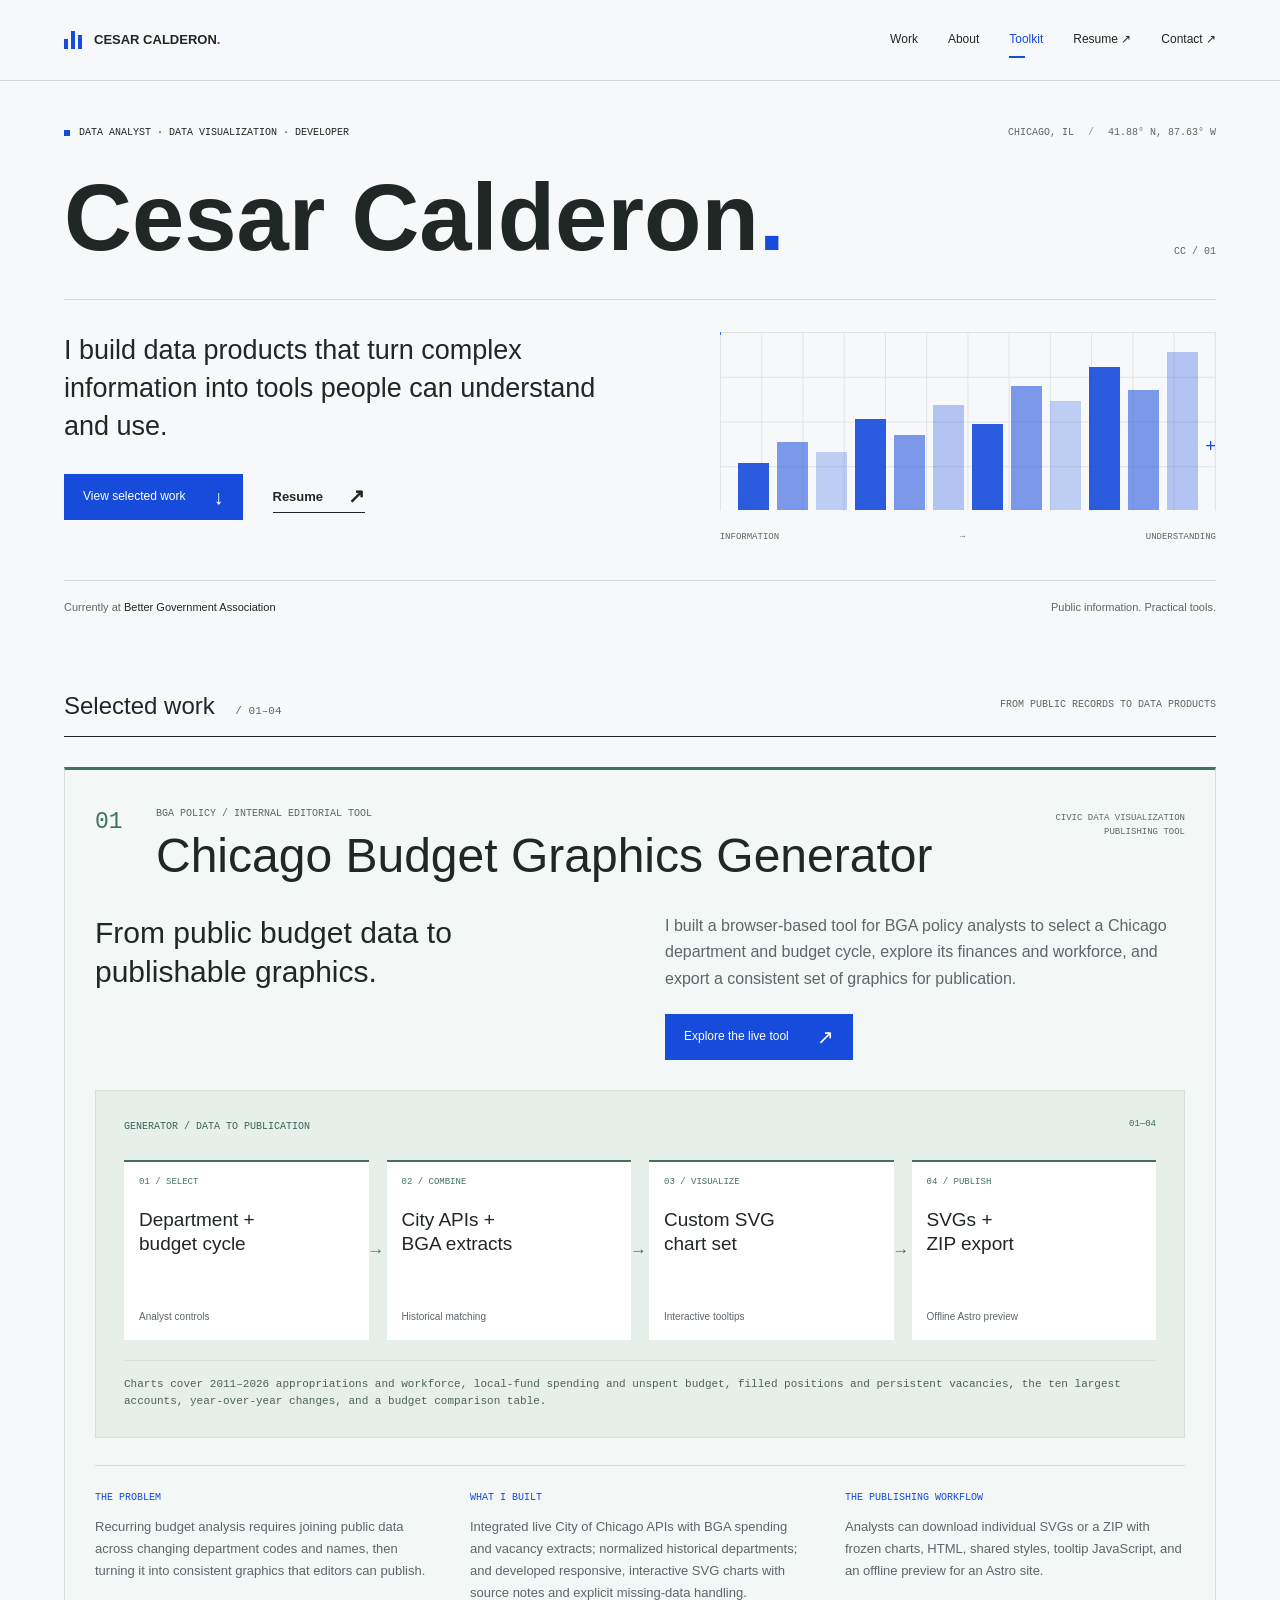
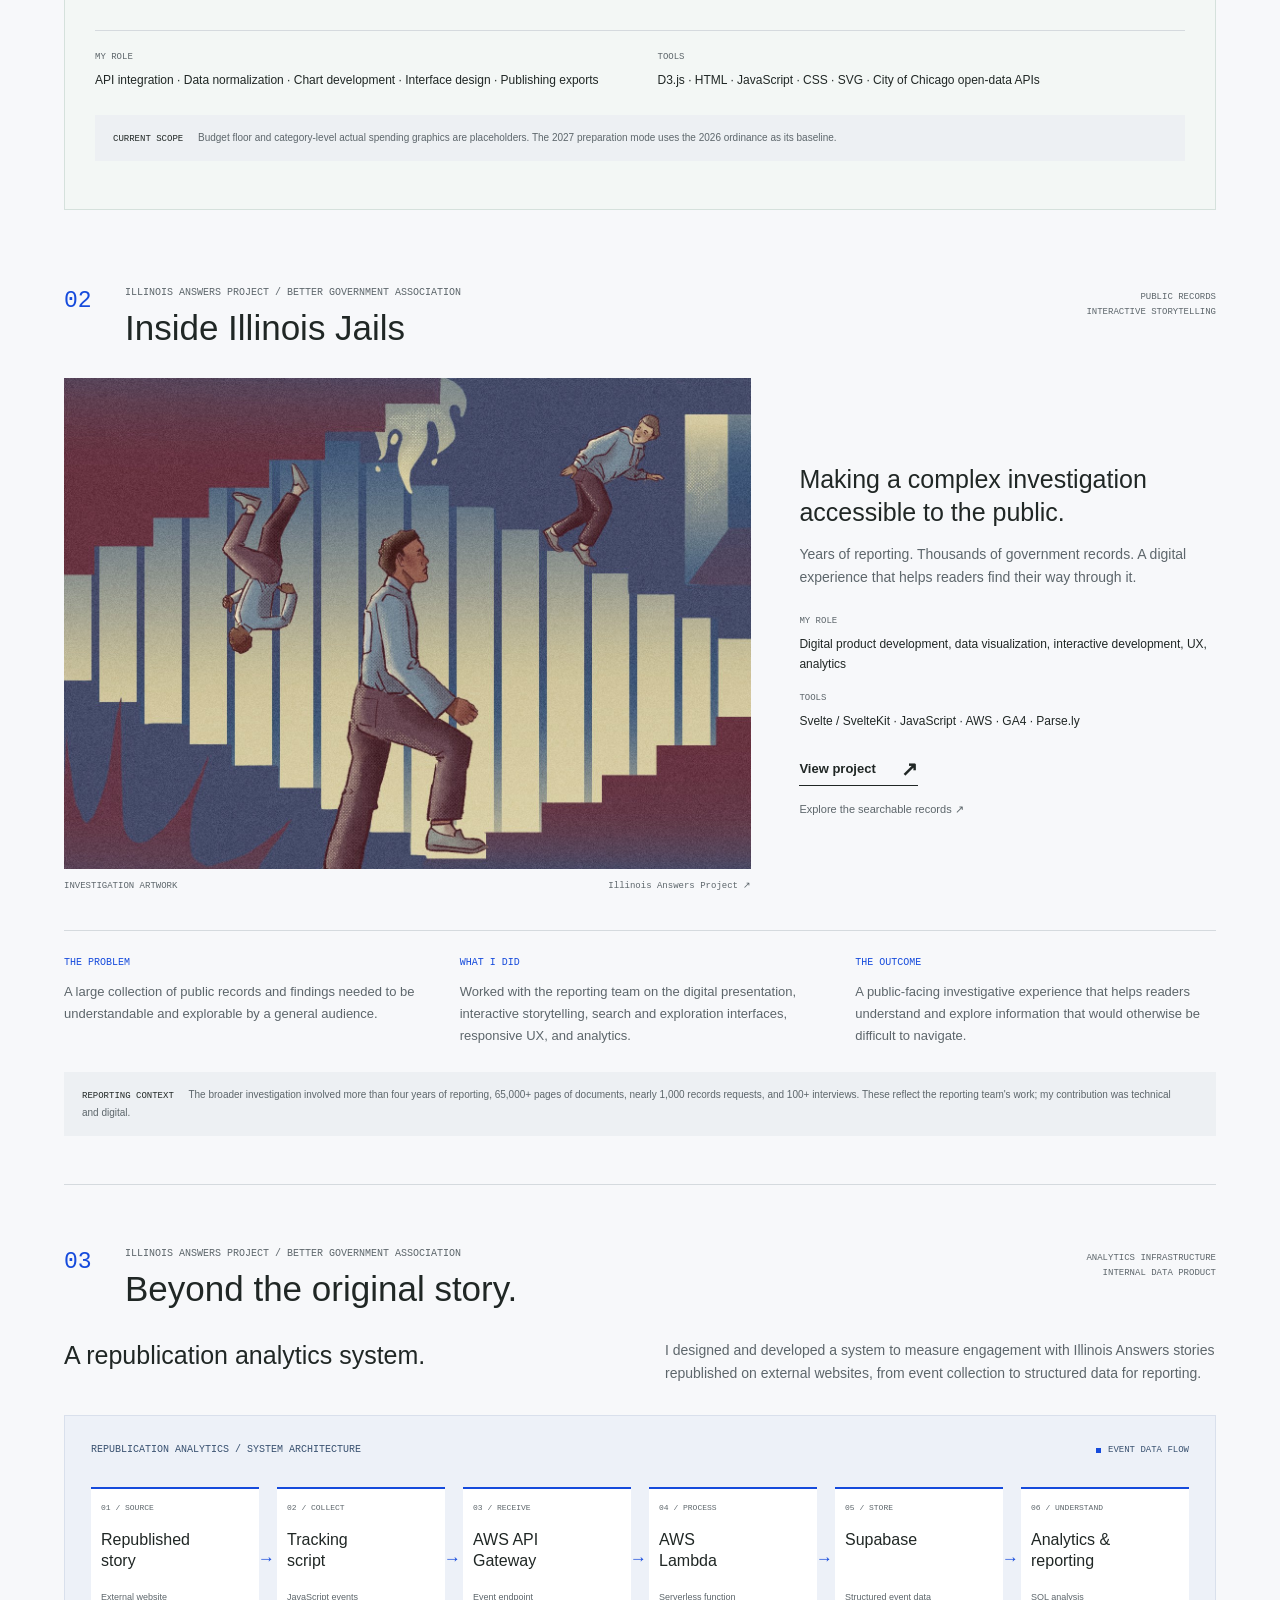
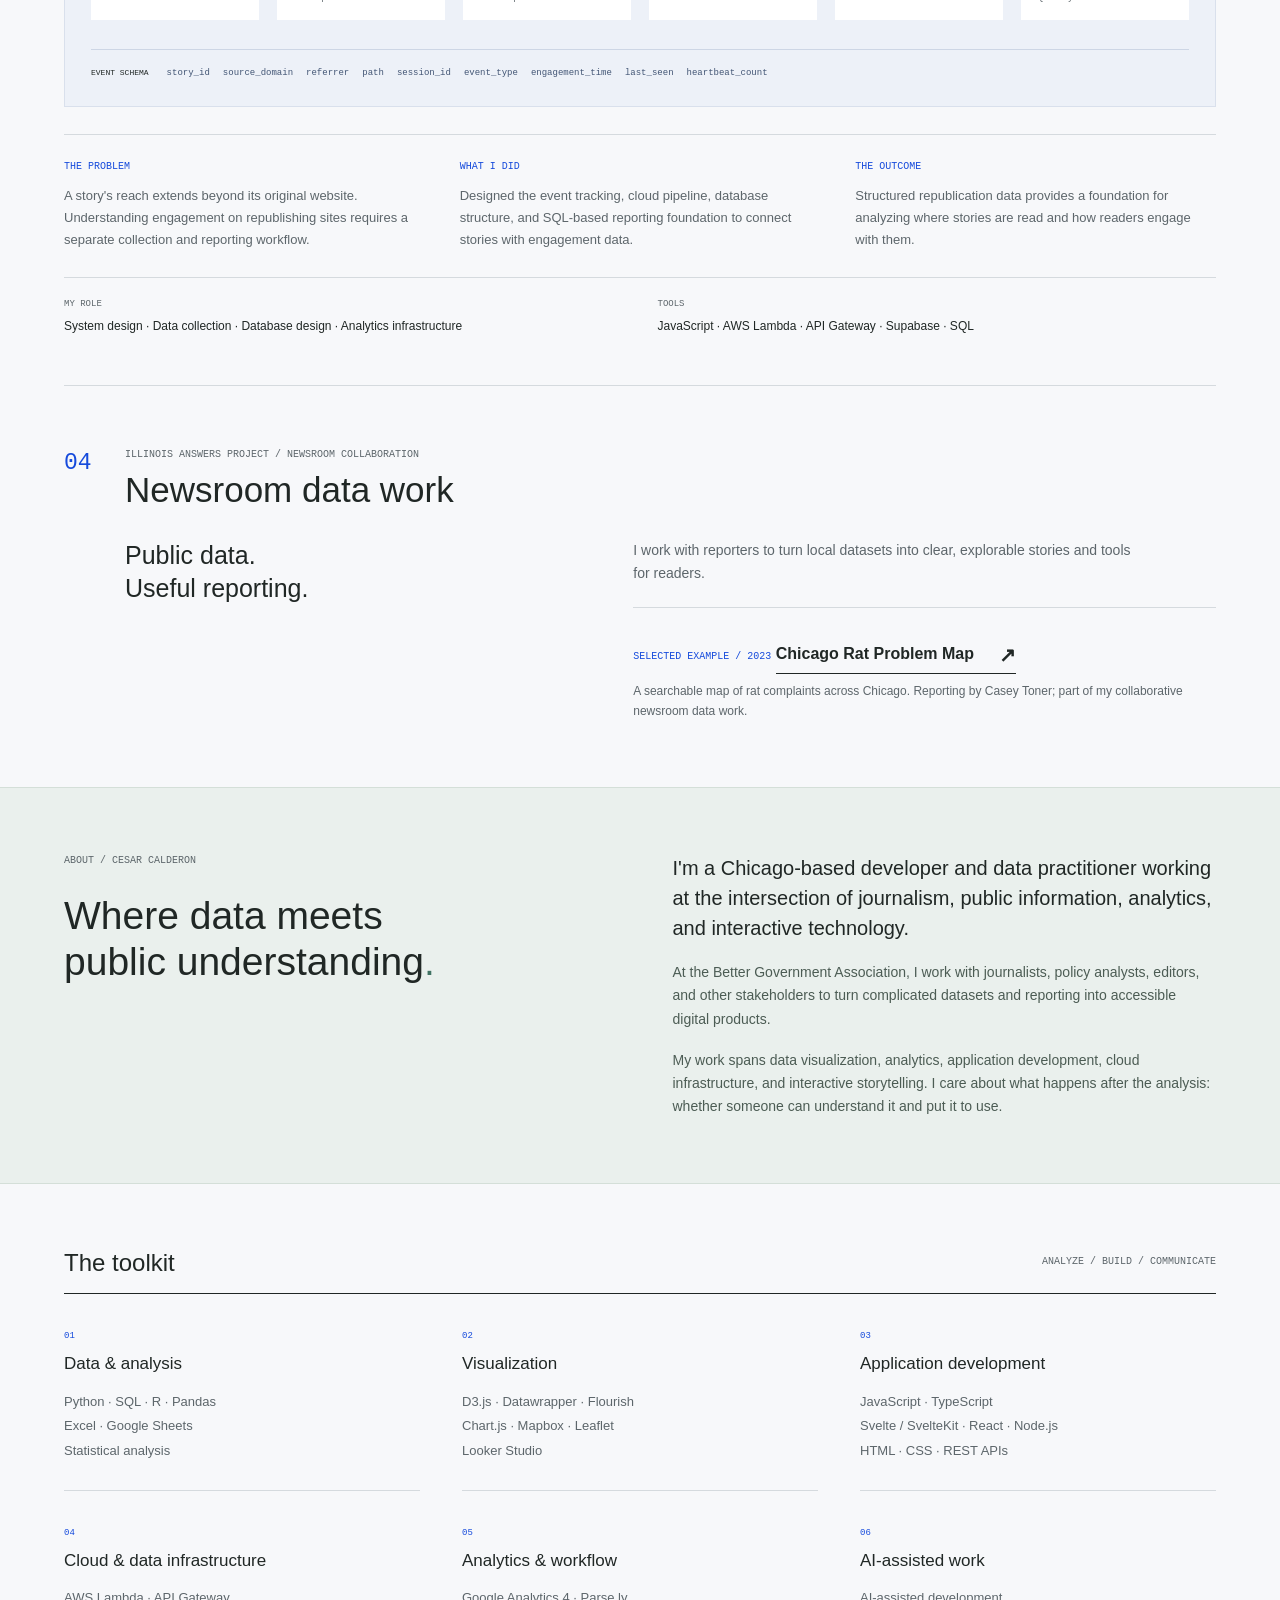
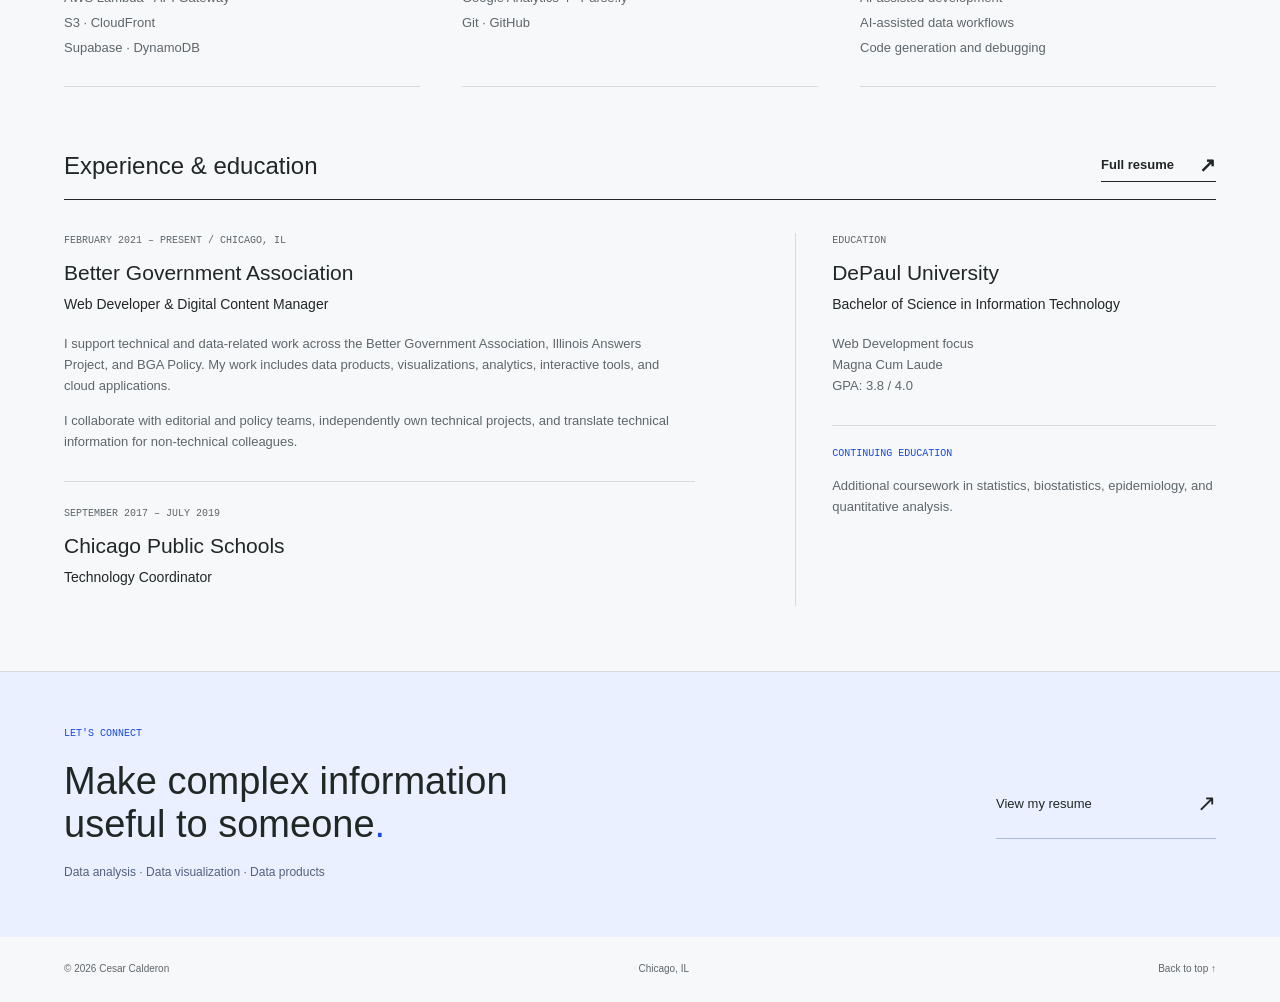
<file: index.html>
<!doctype html>
<html lang="en">
<head>
  <meta charset="utf-8">
  <meta name="viewport" content="width=device-width, initial-scale=1">
  <title>Cesar Calderon | Data Analyst &amp; Data Visualization Developer</title>
  <meta name="description" content="Chicago-based data analyst and developer building data visualizations, analytics systems, interactive applications, and tools that make complex information understandable.">
  <meta name="theme-color" content="#f7f8fa">
  <meta property="og:type" content="website">
  <meta property="og:title" content="Cesar Calderon | Data, made useful.">
  <meta property="og:description" content="Data visualization, public information, and analytics infrastructure. Selected work by Chicago-based developer Cesar Calderon.">
  <meta property="og:image" content="assets/images/social-preview.png">
  <meta property="og:image:alt" content="Cesar Calderon. Data analysis, visualization, and development.">
  <meta name="twitter:card" content="summary_large_image">
  <meta name="twitter:title" content="Cesar Calderon | Data, made useful.">
  <meta name="twitter:description" content="Data products that make complex information understandable.">
  <meta name="twitter:image" content="assets/images/social-preview.png">
  <!-- DEPLOYMENT: Add the final absolute site URL to canonical and og:url.
       Replace both social image paths above with absolute URLs when deployed.
  <link rel="canonical" href="YOUR_SITE_URL">
  <meta property="og:url" content="YOUR_SITE_URL">
  -->
  <link rel="icon" href="assets/images/favicon.svg" type="image/svg+xml">
  <link rel="stylesheet" href="styles.css">
  <script src="script.js" defer></script>
</head>
<body>
  <a class="skip-link" href="#main">Skip to content</a>
  <!-- ========================= NAVIGATION ========================= -->
  <header class="site-header">
    <div class="shell nav-inner">
      <a class="wordmark" href="#main" aria-label="Cesar Calderon, back to top"><span class="brand-mark" aria-hidden="true"><i></i><i></i><i></i></span>CESAR CALDERON<span class="brand-period">.</span></a>
      <button class="menu-toggle" aria-expanded="false" aria-controls="primary-nav" hidden><span class="menu-lines" aria-hidden="true"></span><span class="menu-label">Menu</span></button>
      <nav id="primary-nav" aria-label="Main navigation">
        <a href="#work">Work</a><a href="#about">About</a><a href="#toolkit">Toolkit</a><a href="Resume-%20Cesar%20A.%20Calderon.pdf">Resume <span aria-hidden="true">↗</span></a><a href="#contact">Contact <span aria-hidden="true">↗</span></a>
      </nav>
    </div>
  </header>
  <main id="main">
    <!-- ========================= HERO ========================= -->
    <section class="hero shell" aria-labelledby="hero-title">
      <div class="hero-top"><p class="eyebrow"><span class="status-dot" aria-hidden="true"></span> DATA ANALYST · DATA VISUALIZATION · DEVELOPER</p><p class="location">CHICAGO, IL <span aria-hidden="true"> / </span> 41.88° N, 87.63° W</p></div>
      <div class="hero-heading"><h1 id="hero-title">Cesar Calderon<span>.</span></h1><span class="index-mark" aria-hidden="true">CC / 01</span></div>
      <div class="hero-body">
        <div class="hero-copy"><p class="hero-statement">I build data products that turn complex information into tools people can understand and use.</p><div class="hero-actions"><a class="button" href="#work">View selected work <span aria-hidden="true">↓</span></a><a class="text-link" href="Resume-%20Cesar%20A.%20Calderon.pdf">Resume <span aria-hidden="true">↗</span></a></div></div>
        <!-- Abstract data motif: decorative geometry, not an analytical chart. -->
        <div class="data-motif" aria-hidden="true"><div class="motif-grid"></div><div class="motif-bars"><i></i><i></i><i></i><i></i><i></i><i></i><i></i><i></i><i></i><i></i><i></i><i></i></div><span class="motif-cross cross-one">+</span><span class="motif-cross cross-two">+</span><div class="motif-footer"><span>INFORMATION</span><span>→</span><span>UNDERSTANDING</span></div></div>
      </div>
      <div class="hero-footer"><span>Currently at <strong>Better Government Association</strong></span><span>Public information. Practical tools.</span></div>
    </section>

    <!-- ========================= SELECTED WORK ========================= -->
    <section class="work shell" id="work" aria-labelledby="work-title">
      <div class="section-heading"><h2 id="work-title">Selected work<span class="small-count"> / 01–04</span></h2><span class="eyebrow">FROM PUBLIC RECORDS TO DATA PRODUCTS</span></div>

      <!-- ========================= PROJECT 01 — BUDGET GRAPHICS GENERATOR ========================= -->
      <article class="project featured generator-project" aria-labelledby="generator-title">
        <div class="project-heading"><span class="project-number">01</span><div><p class="eyebrow">BGA POLICY / INTERNAL EDITORIAL TOOL</p><h3 id="generator-title">Chicago Budget Graphics Generator</h3></div><span class="project-category">CIVIC DATA VISUALIZATION<br>PUBLISHING TOOL</span></div>
        <div class="generator-intro"><p class="project-deck">From public budget data to publishable graphics.</p><div><p>I built a browser-based tool for BGA policy analysts to select a Chicago department and budget cycle, explore its finances and workforce, and export a consistent set of graphics for publication.</p><a class="button" href="https://bga-admin.github.io/bgapolicy-graphcis/budgetsnapshot-graphics-generator/main.html" target="_blank" rel="noopener noreferrer">Explore the live tool <span aria-hidden="true">↗</span></a></div></div>
        <figure class="generator-workflow" aria-label="Budget graphics generator workflow: select a department and budget cycle, combine City of Chicago API data with BGA extracts, build interactive SVG charts, and export a publishing package.">
          <div class="generator-workflow-heading"><span class="eyebrow">GENERATOR / DATA TO PUBLICATION</span><span>01—04</span></div>
          <ol class="generator-steps"><li><span>01 / SELECT</span><strong>Department +<br>budget cycle</strong><small>Analyst controls</small></li><li><span>02 / COMBINE</span><strong>City APIs +<br>BGA extracts</strong><small>Historical matching</small></li><li><span>03 / VISUALIZE</span><strong>Custom SVG<br>chart set</strong><small>Interactive tooltips</small></li><li><span>04 / PUBLISH</span><strong>SVGs +<br>ZIP export</strong><small>Offline Astro preview</small></li></ol>
          <figcaption>Charts cover 2011–2026 appropriations and workforce, local-fund spending and unspent budget, filled positions and persistent vacancies, the ten largest accounts, year-over-year changes, and a budget comparison table.</figcaption>
        </figure>
        <div class="case-notes"><div><h4>The problem</h4><p>Recurring budget analysis requires joining public data across changing department codes and names, then turning it into consistent graphics that editors can publish.</p></div><div><h4>What I built</h4><p>Integrated live City of Chicago APIs with BGA spending and vacancy extracts; normalized historical departments; and developed responsive, interactive SVG charts with source notes and explicit missing-data handling.</p></div><div><h4>The publishing workflow</h4><p>Analysts can download individual SVGs or a ZIP with frozen charts, HTML, shared styles, tooltip JavaScript, and an offline preview for an Astro site.</p></div></div>
        <dl class="inline-meta"><div><dt>MY ROLE</dt><dd>API integration · Data normalization · Chart development · Interface design · Publishing exports</dd></div><div><dt>TOOLS</dt><dd>D3.js · HTML · JavaScript · CSS · SVG · City of Chicago open-data APIs</dd></div></dl>
        <p class="attribution"><span>CURRENT SCOPE</span> Budget floor and category-level actual spending graphics are placeholders. The 2027 preparation mode uses the 2026 ordinance as its baseline.</p>
      </article>

      <!-- ========================= PROJECT 02 — ILLINOIS JAILS ========================= -->
      <article class="project" aria-labelledby="jails-title">
        <div class="project-heading"><span class="project-number">02</span><div><p class="eyebrow">ILLINOIS ANSWERS PROJECT / BETTER GOVERNMENT ASSOCIATION</p><h3 id="jails-title">Inside Illinois Jails</h3></div><span class="project-category">PUBLIC RECORDS<br>INTERACTIVE STORYTELLING</span></div>
        <div class="feature-grid">
          <figure class="project-figure jail-figure"><a href="https://projects.illinoisanswers.org/illinois-jail-records-reveal-unusual-events/" target="_blank" rel="noopener noreferrer" aria-label="View the Inside Illinois Jails investigation (opens in a new tab)"><img src="assets/images/illinois-jail-records.jpg" width="1400" height="1000" alt="Illinois Answers investigation illustration of people navigating disorienting staircases and barred architectural forms." loading="lazy"></a><figcaption><span>INVESTIGATION ARTWORK</span><span>Illinois Answers Project <span aria-hidden="true">↗</span></span></figcaption></figure>
          <div class="project-intro"><p class="project-deck">Making a complex investigation accessible to the public.</p><p>Years of reporting. Thousands of government records. A digital experience that helps readers find their way through it.</p><dl class="project-meta"><div><dt>MY ROLE</dt><dd>Digital product development, data visualization, interactive development, UX, analytics</dd></div><div><dt>TOOLS</dt><dd>Svelte / SvelteKit · JavaScript · AWS · GA4 · Parse.ly</dd></div></dl><a class="text-link" href="https://projects.illinoisanswers.org/illinois-jail-records-reveal-unusual-events/" target="_blank" rel="noopener noreferrer">View project <span aria-hidden="true">↗</span></a><a class="secondary-link" href="https://illinoisanswers.org/2026/09/15/search-illinois-jail-records-free/" target="_blank" rel="noopener noreferrer">Explore the searchable records <span aria-hidden="true">↗</span></a></div>
        </div>
        <div class="case-notes"><div><h4>The problem</h4><p>A large collection of public records and findings needed to be understandable and explorable by a general audience.</p></div><div><h4>What I did</h4><p>Worked with the reporting team on the digital presentation, interactive storytelling, search and exploration interfaces, responsive UX, and analytics.</p></div><div><h4>The outcome</h4><p>A public-facing investigative experience that helps readers understand and explore information that would otherwise be difficult to navigate.</p></div></div>
        <p class="attribution"><span>REPORTING CONTEXT</span> The broader investigation involved more than four years of reporting, 65,000+ pages of documents, nearly 1,000 records requests, and 100+ interviews. These reflect the reporting team's work; my contribution was technical and digital.</p>
      </article>

      <!-- ========================= PROJECT 03 — REPUBLICATION ANALYTICS ========================= -->
      <article class="project" aria-labelledby="analytics-title">
        <div class="project-heading"><span class="project-number">03</span><div><p class="eyebrow">ILLINOIS ANSWERS PROJECT / BETTER GOVERNMENT ASSOCIATION</p><h3 id="analytics-title">Beyond the original story.</h3></div><span class="project-category">ANALYTICS INFRASTRUCTURE<br>INTERNAL DATA PRODUCT</span></div>
        <div class="analytics-intro"><p class="project-deck">A republication analytics system.</p><p>I designed and developed a system to measure engagement with Illinois Answers stories republished on external websites, from event collection to structured data for reporting.</p></div>
        <figure class="architecture"><div class="diagram-heading"><span class="eyebrow">REPUBLICATION ANALYTICS / SYSTEM ARCHITECTURE</span><span class="diagram-key"><i></i> EVENT DATA FLOW</span></div><ol class="pipeline"><li><span class="node-index">01 / SOURCE</span><strong>Republished<br>story</strong><span>External website</span></li><li><span class="node-index">02 / COLLECT</span><strong>Tracking<br>script</strong><span>JavaScript events</span></li><li><span class="node-index">03 / RECEIVE</span><strong>AWS API<br>Gateway</strong><span>Event endpoint</span></li><li><span class="node-index">04 / PROCESS</span><strong>AWS<br>Lambda</strong><span>Serverless function</span></li><li><span class="node-index">05 / STORE</span><strong>Supabase</strong><span>Structured event data</span></li><li><span class="node-index">06 / UNDERSTAND</span><strong>Analytics &amp;<br>reporting</strong><span>SQL analysis</span></li></ol><figcaption><span>EVENT SCHEMA</span><code>story_id</code><code>source_domain</code><code>referrer</code><code>path</code><code>session_id</code><code>event_type</code><code>engagement_time</code><code>last_seen</code><code>heartbeat_count</code></figcaption></figure>
        <div class="case-notes"><div><h4>The problem</h4><p>A story's reach extends beyond its original website. Understanding engagement on republishing sites requires a separate collection and reporting workflow.</p></div><div><h4>What I did</h4><p>Designed the event tracking, cloud pipeline, database structure, and SQL-based reporting foundation to connect stories with engagement data.</p></div><div><h4>The outcome</h4><p>Structured republication data provides a foundation for analyzing where stories are read and how readers engage with them.</p></div></div><dl class="inline-meta"><div><dt>MY ROLE</dt><dd>System design · Data collection · Database design · Analytics infrastructure</dd></div><div><dt>TOOLS</dt><dd>JavaScript · AWS Lambda · API Gateway · Supabase · SQL</dd></div></dl>
      </article>

      <!-- ========================= PROJECT 04 — NEWSROOM DATA WORK ========================= -->
      <article class="project additional" aria-labelledby="additional-title">
        <div class="project-heading"><span class="project-number">04</span><div><p class="eyebrow">ILLINOIS ANSWERS PROJECT / NEWSROOM COLLABORATION</p><h3 id="additional-title">Newsroom data work</h3></div></div>
        <div class="additional-body">
          <p class="project-deck">Public data.<br>Useful reporting.</p>
          <div>
            <p>I work with reporters to turn local datasets into clear, explorable stories and tools for readers.</p>
            <div class="newsroom-example">
              <span class="eyebrow">SELECTED EXAMPLE / 2023</span>
              <a class="text-link" href="https://illinoisanswers.org/2023/08/31/chicago-rat-complaints-map/" target="_blank" rel="noopener noreferrer">Chicago Rat Problem Map <span aria-hidden="true">↗</span></a>
              <p>A searchable map of rat complaints across Chicago. Reporting by Casey Toner; part of my collaborative newsroom data work.</p>
            </div>
          </div>
        </div>
      </article>
    </section>

    <!-- ========================= ABOUT ========================= -->
    <section class="about-band" id="about" aria-labelledby="about-title"><div class="shell about-grid"><div><p class="eyebrow">ABOUT / CESAR CALDERON</p><h2 id="about-title">Where data meets<br>public understanding<span>.</span></h2></div><div class="about-copy"><p class="large-copy">I'm a Chicago-based developer and data practitioner working at the intersection of journalism, public information, analytics, and interactive technology.</p><p>At the Better Government Association, I work with journalists, policy analysts, editors, and other stakeholders to turn complicated datasets and reporting into accessible digital products.</p><p>My work spans data visualization, analytics, application development, cloud infrastructure, and interactive storytelling. I care about what happens after the analysis: whether someone can understand it and put it to use.</p></div></div></section>

    <!-- ========================= TOOLKIT ========================= -->
    <section class="toolkit shell" id="toolkit" aria-labelledby="toolkit-title"><div class="section-heading"><h2 id="toolkit-title">The toolkit</h2><span class="eyebrow">ANALYZE / BUILD / COMMUNICATE</span></div><div class="toolkit-grid"><div><span class="tool-index">01</span><h3>Data &amp; analysis</h3><p>Python · SQL · R · Pandas<br>Excel · Google Sheets<br>Statistical analysis</p></div><div><span class="tool-index">02</span><h3>Visualization</h3><p>D3.js · Datawrapper · Flourish<br>Chart.js · Mapbox · Leaflet<br>Looker Studio</p></div><div><span class="tool-index">03</span><h3>Application development</h3><p>JavaScript · TypeScript<br>Svelte / SvelteKit · React · Node.js<br>HTML · CSS · REST APIs</p></div><div><span class="tool-index">04</span><h3>Cloud &amp; data infrastructure</h3><p>AWS Lambda · API Gateway<br>S3 · CloudFront<br>Supabase · DynamoDB</p></div><div><span class="tool-index">05</span><h3>Analytics &amp; workflow</h3><p>Google Analytics 4 · Parse.ly<br>Git · GitHub</p></div><div><span class="tool-index">06</span><h3>AI-assisted work</h3><p>AI-assisted development<br>AI-assisted data workflows<br>Code generation and debugging</p></div></div></section>

    <!-- ========================= EXPERIENCE & EDUCATION ========================= -->
    <section class="background shell" aria-labelledby="experience-title"><div class="section-heading"><h2 id="experience-title">Experience &amp; education</h2><a class="text-link" href="Resume-%20Cesar%20A.%20Calderon.pdf">Full resume <span aria-hidden="true">↗</span></a></div><div class="background-grid"><div><article class="experience-entry"><p class="eyebrow">FEBRUARY 2021 – PRESENT / CHICAGO, IL</p><h3>Better Government Association</h3><p class="job-title">Web Developer &amp; Digital Content Manager</p><p>I support technical and data-related work across the Better Government Association, Illinois Answers Project, and BGA Policy. My work includes data products, visualizations, analytics, interactive tools, and cloud applications.</p><p>I collaborate with editorial and policy teams, independently own technical projects, and translate technical information for non-technical colleagues.</p></article><article class="experience-entry"><p class="eyebrow">SEPTEMBER 2017 – JULY 2019</p><h3>Chicago Public Schools</h3><p class="job-title">Technology Coordinator</p></article></div><div class="education"><p class="eyebrow">EDUCATION</p><h3>DePaul University</h3><p class="job-title">Bachelor of Science in Information Technology</p><p>Web Development focus<br>Magna Cum Laude<br>GPA: 3.8 / 4.0</p><div class="continuing"><h4>Continuing education</h4><p>Additional coursework in statistics, biostatistics, epidemiology, and quantitative analysis.</p></div></div></div></section>

    <!-- ========================= CONTACT ========================= -->
    <section class="contact-band" id="contact" aria-labelledby="contact-title"><div class="shell contact-inner"><div><p class="eyebrow">LET'S CONNECT</p><h2 id="contact-title">Make complex information<br>useful to someone<span>.</span></h2><p>Data analysis · Data visualization · Data products</p></div><div class="contact-links"><a href="Resume-%20Cesar%20A.%20Calderon.pdf">View my resume <span aria-hidden="true">↗</span></a>
      <!-- CONTACT: Replace these comments with links when verified details are available.
      <a href="mailto:YOUR_EMAIL">Email <span aria-hidden="true">↗</span></a>
      <a href="YOUR_LINKEDIN_URL" target="_blank" rel="noopener noreferrer">LinkedIn <span aria-hidden="true">↗</span></a>
      <a href="YOUR_GITHUB_URL" target="_blank" rel="noopener noreferrer">GitHub <span aria-hidden="true">↗</span></a>
      -->
    </div></div></section>
  </main>
  <!-- ========================= FOOTER ========================= -->
  <footer class="shell site-footer"><span>© 2026 Cesar Calderon</span><span>Chicago, IL</span><a href="#main">Back to top <span aria-hidden="true">↑</span></a></footer>
</body>
</html>
</file>
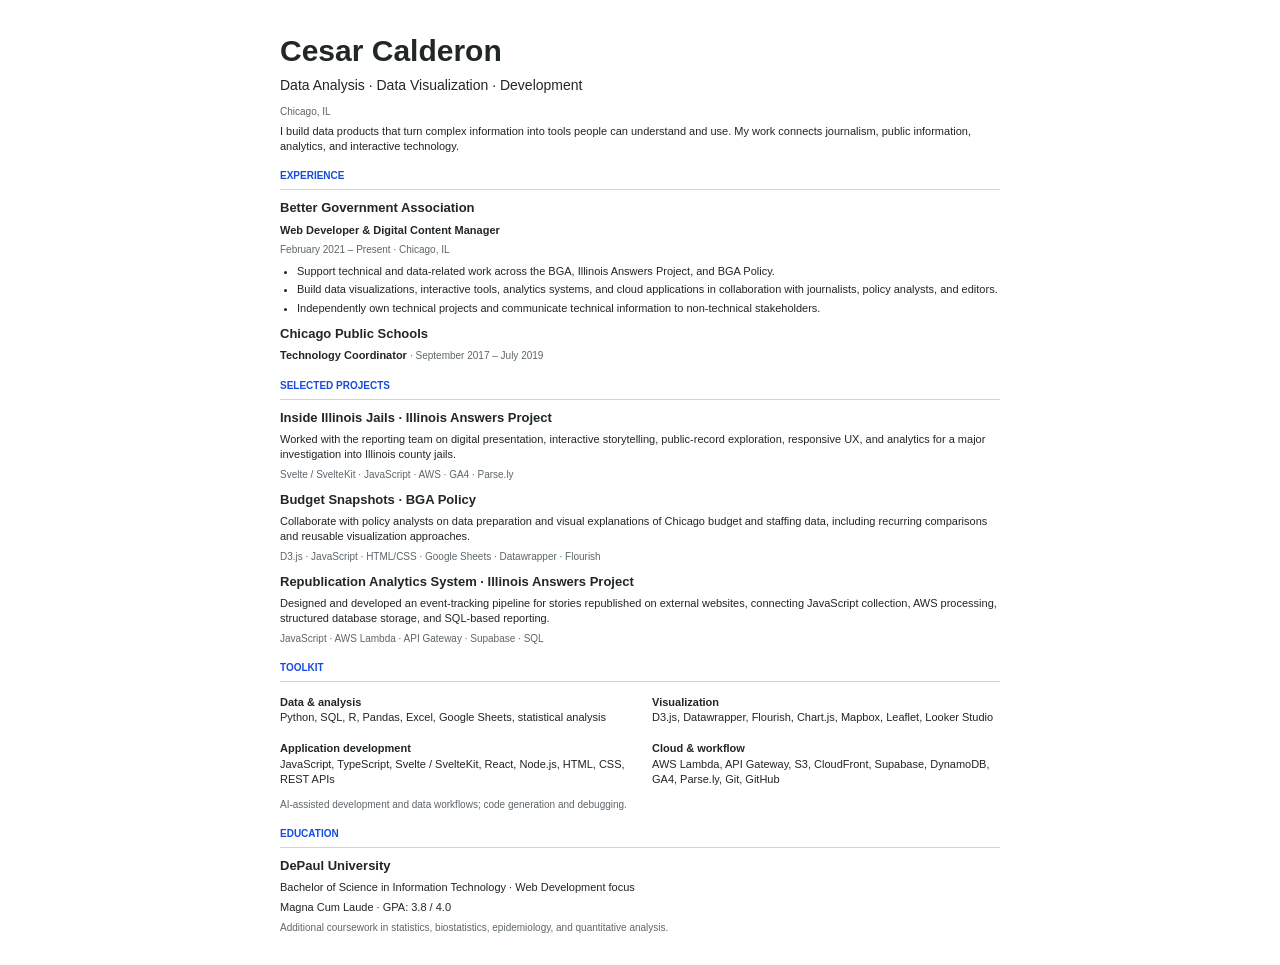
<file: assets/projects/resume.html>
<!doctype html>
<html lang="en">
<head><meta charset="utf-8"><meta name="viewport" content="width=device-width, initial-scale=1"><title>Cesar Calderon | Resume</title>
<style>
  @page { size: Letter; margin: 0.55in 0.65in; }
  * { box-sizing: border-box; } body { max-width: 760px; margin: 30px auto; padding: 0 20px; font: 11px/1.4 Arial, sans-serif; color: #202725; }
  h1 { font-size: 30px; margin: 0; font-weight: 600; } h2 { color: #164bdc; text-transform: uppercase; font-size: 10px; border-bottom: 1px solid #ccd3db; padding-bottom: 6px; margin: 15px 0 8px; } h3 { font-size: 13px; margin: 9px 0 3px; } p { margin: 5px 0; } .role { font-size: 14px; margin: 4px 0 9px; } .meta { color: #5d666b; font-size: 10px; } ul { padding-left: 17px; margin: 7px 0; } li { margin: 3px 0; } a { color: inherit; } .entry { break-inside: avoid; } .tools { display: grid; grid-template-columns: 1fr 1fr; gap: 6px 24px; font-size: 11px; } .tools strong { display: block; } @media print { body { margin: 0; padding: 0; max-width: none; } }
</style></head>
<body>
<!-- Editable source for resume.pdf. All facts supplied in the portfolio brief. -->
<header><h1>Cesar Calderon</h1><p class="role">Data Analysis · Data Visualization · Development</p><p class="meta">Chicago, IL</p><!-- Add verified email, LinkedIn, GitHub, and portfolio URL here. --></header>
<p>I build data products that turn complex information into tools people can understand and use. My work connects journalism, public information, analytics, and interactive technology.</p>
<h2>Experience</h2>
<section class="entry"><h3>Better Government Association</h3><p><strong>Web Developer &amp; Digital Content Manager</strong></p><p class="meta">February 2021 – Present · Chicago, IL</p><ul><li>Support technical and data-related work across the BGA, Illinois Answers Project, and BGA Policy.</li><li>Build data visualizations, interactive tools, analytics systems, and cloud applications in collaboration with journalists, policy analysts, and editors.</li><li>Independently own technical projects and communicate technical information to non-technical stakeholders.</li></ul></section>
<section class="entry"><h3>Chicago Public Schools</h3><p><strong>Technology Coordinator</strong> <span class="meta">· September 2017 – July 2019</span></p></section>
<h2>Selected Projects</h2>
<section class="entry"><h3>Inside Illinois Jails · Illinois Answers Project</h3><p>Worked with the reporting team on digital presentation, interactive storytelling, public-record exploration, responsive UX, and analytics for a major investigation into Illinois county jails.</p><p class="meta">Svelte / SvelteKit · JavaScript · AWS · GA4 · Parse.ly</p></section>
<section class="entry"><h3>Budget Snapshots · BGA Policy</h3><p>Collaborate with policy analysts on data preparation and visual explanations of Chicago budget and staffing data, including recurring comparisons and reusable visualization approaches.</p><p class="meta">D3.js · JavaScript · HTML/CSS · Google Sheets · Datawrapper · Flourish</p></section>
<section class="entry"><h3>Republication Analytics System · Illinois Answers Project</h3><p>Designed and developed an event-tracking pipeline for stories republished on external websites, connecting JavaScript collection, AWS processing, structured database storage, and SQL-based reporting.</p><p class="meta">JavaScript · AWS Lambda · API Gateway · Supabase · SQL</p></section>
<h2>Toolkit</h2>
<div class="tools"><p><strong>Data &amp; analysis</strong>Python, SQL, R, Pandas, Excel, Google Sheets, statistical analysis</p><p><strong>Visualization</strong>D3.js, Datawrapper, Flourish, Chart.js, Mapbox, Leaflet, Looker Studio</p><p><strong>Application development</strong>JavaScript, TypeScript, Svelte / SvelteKit, React, Node.js, HTML, CSS, REST APIs</p><p><strong>Cloud &amp; workflow</strong>AWS Lambda, API Gateway, S3, CloudFront, Supabase, DynamoDB, GA4, Parse.ly, Git, GitHub</p></div>
<p class="meta">AI-assisted development and data workflows; code generation and debugging.</p>
<h2>Education</h2>
<section class="entry"><h3>DePaul University</h3><p>Bachelor of Science in Information Technology · Web Development focus</p><p>Magna Cum Laude · GPA: 3.8 / 4.0</p><p class="meta">Additional coursework in statistics, biostatistics, epidemiology, and quantitative analysis.</p></section>
</body></html>
</file>
<file: styles.css>
/* ========================= FOUNDATIONS ========================= */
:root {
  --paper: #f7f8fa; --white: #fff; --ink: #202725; --muted: #5d666b;
  --blue: #164bdc; --blue-dark: #113ba8; --line: #d5dade; --soft: #edf0f3;
  --green: #407263; --font: "Inter", "Helvetica Neue", Arial, sans-serif;
  --mono: "SFMono-Regular", Consolas, "Liberation Mono", monospace;
  --width: 1240px; --gutter: clamp(22px, 5%, 80px); --space: 24px;
  --rule: 1px solid var(--line); --transition: 180ms ease;
}
* { box-sizing: border-box; }
html { scroll-behavior: smooth; scroll-padding-top: 100px; }
body { margin: 0; color: var(--ink); background: var(--paper); font-family: var(--font); font-size: 16px; line-height: 1.65; letter-spacing: 0; -webkit-font-smoothing: antialiased; }
::selection { background: #d6e1ff; color: #102667; }
a { color: inherit; text-decoration: none; }
a, button { -webkit-tap-highlight-color: transparent; }
a:focus-visible, button:focus-visible { outline: 3px solid var(--blue); outline-offset: 6px; }
p, h1, h2, h3, h4, figure, dl { margin: 0; }
button { font: inherit; }
img { display: block; width: 100%; height: auto; }
h1, h2, h3, h4 { line-height: 1.13; font-weight: 500; text-wrap: balance; }
p { text-wrap: pretty; }
.shell { width: min(var(--width), calc(100% - var(--gutter) * 2)); margin-inline: auto; }
.eyebrow, .location, .project-category, dt, h4, .tool-index, figcaption, .node-index, .diagram-key, .index-mark { font-family: var(--mono); font-size: 10px; font-weight: 400; line-height: 1.6; }
.eyebrow, dt, h4 { text-transform: uppercase; }
.eyebrow { color: var(--muted); }
.skip-link { position: fixed; top: -80px; left: 20px; z-index: 20; padding: 10px 20px; background: var(--white); }
.skip-link:focus { top: 10px; }
.text-link { display: inline-flex; align-items: center; gap: 25px; font-size: 13px; font-weight: 600; border-bottom: 1px solid var(--ink); padding: 5px 0; }
.text-link:hover { color: var(--blue); border-color: var(--blue); }
.text-link span, .button span { font-size: 20px; line-height: 1; }
/* ========================= NAVIGATION ========================= */
.site-header { position: sticky; top: 0; z-index: 10; background: rgba(247,248,250,.97); border-bottom: var(--rule); }
.nav-inner { display: flex; align-items: center; justify-content: space-between; min-height: 80px; gap: 24px; }
.wordmark { display: inline-flex; align-items: center; font-size: 13px; font-weight: 750; white-space: nowrap; }
.brand-period { color: var(--blue); }
.brand-mark { display: flex; height: 18px; align-items: flex-end; gap: 3px; margin-right: 12px; }
.brand-mark i { width: 4px; background: var(--blue); height: 10px; }
.brand-mark i:nth-child(2) { height: 18px; }.brand-mark i:nth-child(3) { height: 14px; }
nav { display: flex; align-items: center; gap: 30px; }
nav a { font-size: 12px; padding: 9px 0; position: relative; }
nav a:hover, nav a[aria-current] { color: var(--blue); }
nav a[aria-current]::after { content: ""; position: absolute; bottom: 1px; left: 0; width: 16px; height: 2px; background: var(--blue); }
.menu-toggle { display: none; background: none; border: 0; padding: 10px 0 10px 10px; align-items: center; gap: 10px; }
.menu-lines { width: 19px; height: 10px; border-block: 1px solid currentColor; }.menu-label { font-size: 12px; }
/* ========================= HERO ========================= */
.hero { padding-top: 44px; }
.hero-top { display: flex; justify-content: space-between; gap: 24px; align-items: center; }
.hero-top .eyebrow { color: var(--ink); display: flex; align-items: center; gap: 9px; }
.status-dot { width: 6px; height: 6px; flex: 0 0 6px; background: var(--blue); }
.location { color: var(--muted); white-space: nowrap; }.location span { margin: 0 8px; color: #8e969a; }
.hero-heading { display: flex; align-items: end; justify-content: space-between; margin-top: 25px; padding-bottom: 30px; border-bottom: var(--rule); }
h1 { font-size: 94px; line-height: 1.1; font-weight: 550; }h1 > span { color: var(--blue); }
.index-mark { color: var(--muted); margin-bottom: 9px; }
.hero-body { display: grid; grid-template-columns: 1.15fr 1fr; gap: 85px; padding: 32px 0 38px; }
.hero-statement { font-size: 27px; line-height: 1.4; max-width: 570px; }
.hero-actions { display: flex; align-items: center; gap: 30px; margin-top: 28px; }
.button { display: inline-flex; align-items: center; justify-content: space-between; gap: 28px; background: var(--blue); color: white; padding: 13px 19px; font-size: 12px; transition: background var(--transition); }
.button:hover { background: var(--blue-dark); }
.data-motif { position: relative; min-height: 210px; overflow: hidden; }
.motif-grid { position: absolute; inset: 0 0 31px; background-image: linear-gradient(to right, #dfe4e9 1px, transparent 1px),linear-gradient(to bottom, #dfe4e9 1px, transparent 1px); background-size: 8.333% 25%; border-right: 1px solid #dfe4e9; }
.motif-bars { position: absolute; inset: 20px 18px 32px; display: flex; gap: 8px; align-items: end; }
.motif-bars i { background: var(--blue); flex: 1; height: 30%; opacity: .9; }.motif-bars i:nth-child(2) { height: 43%; opacity: .55; }.motif-bars i:nth-child(3) { height: 37%; opacity: .25; }.motif-bars i:nth-child(4) { height: 58%; }.motif-bars i:nth-child(5) { height: 48%; opacity: .55; }.motif-bars i:nth-child(6) { height: 67%; opacity: .3; }.motif-bars i:nth-child(7) { height: 55%; }.motif-bars i:nth-child(8) { height: 79%; opacity: .55; }.motif-bars i:nth-child(9) { height: 69%; opacity: .25; }.motif-bars i:nth-child(10) { height: 91%; }.motif-bars i:nth-child(11) { height: 76%; opacity: .55; }.motif-bars i:nth-child(12) { height: 100%; opacity: .3; }
.motif-cross { position: absolute; color: var(--blue); font: 18px var(--mono); }.cross-one { top: -10px; left: -5px; }.cross-two { right: 0; top: 50%; }
.motif-footer { position: absolute; inset: auto 0 0; display: flex; justify-content: space-between; font: 9px var(--mono); color: var(--muted); }
.hero-footer { border-top: var(--rule); padding: 17px 0; display: flex; justify-content: space-between; font-size: 11px; color: var(--muted); }.hero-footer strong { font-weight: 500; color: var(--ink); }
/* ========================= SELECTED WORK ========================= */
.work { padding-top: 58px; }
.section-heading { display: flex; align-items: center; justify-content: space-between; gap: 20px; border-bottom: 1px solid var(--ink); padding-bottom: 17px; }
.section-heading h2 { font-size: 24px; }.small-count { font: 11px var(--mono); color: var(--muted); margin-left: 14px; }
.project { padding-top: 33px; padding-bottom: 48px; border-bottom: var(--rule); margin-bottom: 28px; }
.project-heading { display: flex; gap: 23px; align-items: start; margin-bottom: 30px; }.project-number { font-family: var(--mono); color: var(--blue); font-size: 23px; line-height: 1.3; padding-top: 2px; min-width: 38px; }
.project-heading h3 { font-size: 35px; margin-top: 7px; }.project-category { margin-left: auto; text-align: right; color: var(--muted); padding-top: 5px; font-size: 9px; }
.feature-grid { display: grid; grid-template-columns: 1.65fr 1fr; gap: 48px; align-items: center; }.feature-grid.reverse { grid-template-columns: 1fr 1.65fr; }
.project-figure { min-width: 0; }.project-figure > a { display: block; overflow: hidden; background: #e5e6e5; }.project-figure > a img { transition: transform 350ms ease; }.project-figure > a:hover img { transform: scale(1.018); }
.jail-figure img { aspect-ratio: 1.4; object-fit: contain; }
.project-figure figcaption { display: flex; justify-content: space-between; gap: 10px; padding: 10px 0; color: var(--muted); font-size: 9px; }
.project-deck { font-size: 25px; line-height: 1.3; }.project-intro > p + p { color: var(--muted); margin-top: 15px; font-size: 14px; }
.project-meta { margin: 25px 0 22px; }.project-meta > div + div { margin-top: 17px; }dt { color: var(--muted); margin-bottom: 5px; font-size: 9px; }dd { margin: 0; font-size: 12px; line-height: 1.7; }
.secondary-link { display: block; font-size: 11px; margin-top: 14px; color: var(--muted); }.secondary-link:hover { color: var(--blue); text-decoration: underline; }
.case-notes { display: grid; grid-template-columns: repeat(3, 1fr); gap: 35px; border-top: var(--rule); margin-top: 27px; padding-top: 24px; }h4 { color: var(--blue); margin-bottom: 10px; font-size: 10px; }.case-notes p { color: var(--muted); font-size: 13px; line-height: 1.7; }
.attribution { margin-top: 25px; background: var(--soft); padding: 14px 18px; font-size: 10px; line-height: 1.8; color: var(--muted); }.attribution > span { font: 9px var(--mono); color: var(--ink); margin-right: 12px; }
/* ========================= BUDGET GENERATOR ========================= */
.generator-project { padding: 36px 30px 48px; margin-block: 30px 42px; border: 1px solid #d5e1dc; border-top: 3px solid var(--green); background: #f3f7f5; }
.generator-project .project-number { color: var(--green); }
.generator-project .project-heading h3 { font-size: clamp(35px, 4vw, 48px); }
.generator-project .project-deck { font-size: 30px; max-width: 430px; }
.generator-intro { display: grid; grid-template-columns: 1fr 1fr; gap: 50px; align-items: start; margin-bottom: 30px; }
.generator-intro > div > p { color: var(--muted); font-size: 16px; line-height: 1.65; }
.generator-intro .button { margin-top: 22px; }
.generator-workflow { padding: 28px; background: #e7efeb; border: 1px solid #d5e1dc; }
.generator-workflow-heading { display: flex; justify-content: space-between; gap: 20px; color: #3c6558; font: 9px var(--mono); }
.generator-workflow-heading .eyebrow { color: #3c6558; }
.generator-steps { display: grid; grid-template-columns: repeat(4, 1fr); gap: 18px; list-style: none; padding: 0; margin: 25px 0 20px; }
.generator-steps li { position: relative; display: flex; flex-direction: column; min-height: 180px; padding: 15px; border-top: 2px solid var(--green); background: var(--white); }
.generator-steps li:not(:last-child)::after { content: "→"; position: absolute; right: -16px; top: 42%; color: var(--green); font-size: 17px; }
.generator-steps li > span { font: 9px var(--mono); color: var(--green); }
.generator-steps strong { margin: 21px 0 16px; font-size: 19px; line-height: 1.25; font-weight: 500; }
.generator-steps small { margin-top: auto; color: var(--muted); font-size: 10px; }
.generator-workflow figcaption { border-top: 1px solid #d5e1dc; padding-top: 15px; color: #4c635a; font-size: 11px; line-height: 1.5; }
/* ========================= ANALYTICS DIAGRAM ========================= */
.analytics-intro { display: grid; grid-template-columns: 1fr 1fr; gap: 50px; margin-bottom: 30px; }.analytics-intro > p:last-child { color: var(--muted); font-size: 14px; }
.architecture { background: #edf1f8; padding: 26px; border: 1px solid #d9e0ec; }.diagram-heading { display: flex; justify-content: space-between; gap: 20px; }.diagram-heading .eyebrow { color: #395170; }.diagram-key { color: #395170; font-size: 9px; display: flex; align-items: center; gap: 7px; }.diagram-key i { width: 5px; height: 5px; background: var(--blue); }
.pipeline { list-style: none; padding: 0; margin: 29px 0; display: grid; grid-template-columns: repeat(6, 1fr); gap: 18px; }.pipeline li { min-width: 0; border-top: 2px solid var(--blue); background: white; padding: 13px 10px 15px; position: relative; display: flex; flex-direction: column; }.pipeline li:not(:last-child)::after { content: "→"; color: var(--blue); position: absolute; right: -16px; top: 43%; font-size: 17px; }.node-index { color: var(--muted); font-size: 8px; white-space: nowrap; }.pipeline strong { font-size: 16px; line-height: 1.3; font-weight: 500; margin: 15px 0 18px; min-height: 42px; }.pipeline li > span:last-child { font-size: 9px; color: var(--muted); margin-top: auto; }
.architecture figcaption { display: flex; flex-wrap: wrap; align-items: center; gap: 8px 13px; border-top: 1px solid #cdd6e5; padding-top: 17px; color: #435675; font-size: 8px; }.architecture code { font: 9px var(--mono); }.architecture figcaption > span { color: var(--ink); margin-right: 5px; }
.inline-meta { display: grid; grid-template-columns: 1fr 1fr; gap: 35px; margin-top: 26px; padding-top: 19px; border-top: var(--rule); }
.additional { border: 0; margin-bottom: 0; padding-bottom: 66px; }.additional-body { display: grid; grid-template-columns: 1fr 1.3fr; gap: 60px; margin-left: 61px; }.additional-body > div > p { font-size: 14px; color: var(--muted); max-width: 560px; }.newsroom-example { border-top: var(--rule); margin-top: 22px; padding-top: 18px; }.newsroom-example .eyebrow { color: var(--blue); }.newsroom-example .text-link { margin-top: 10px; font-size: 16px; }.newsroom-example p { margin-top: 8px; color: var(--muted); font-size: 12px; line-height: 1.65; }
/* ========================= ABOUT & TOOLKIT ========================= */
.about-band { background: #eaf0ed; border-block: 1px solid #d4dfd8; padding: 65px 0; }.about-grid { display: grid; grid-template-columns: 1fr 1fr; gap: 65px; }.about-grid h2 { font-size: 39px; line-height: 1.18; margin-top: 24px; }.about-grid h2 span { color: var(--green); }.about-copy p { font-size: 14px; color: #4c5c54; margin-top: 18px; }.about-copy p.large-copy { font-size: 20px; color: var(--ink); margin: 0; line-height: 1.5; }
.toolkit { padding-top: 65px; padding-bottom: 62px; }.toolkit-grid { display: grid; grid-template-columns: repeat(3, 1fr); column-gap: 42px; }.toolkit-grid > div { padding: 26px 0; border-bottom: var(--rule); position: relative; }.toolkit-grid h3 { font-size: 17px; margin: 8px 0 16px; }.toolkit-grid p { font-size: 13px; color: var(--muted); line-height: 1.9; }.tool-index { color: var(--blue); font-size: 9px; }
/* ========================= EXPERIENCE ========================= */
.background { padding-bottom: 65px; }.background-grid { display: grid; grid-template-columns: 1.5fr 1fr; gap: 100px; padding-top: 33px; }.background h3 { font-size: 21px; margin: 12px 0 8px; }.background .job-title { color: var(--ink); font-size: 14px; margin-bottom: 17px; }.background p:not(.eyebrow):not(.job-title) { font-size: 13px; color: var(--muted); margin-top: 13px; }.experience-entry + .experience-entry { border-top: var(--rule); padding-top: 24px; margin-top: 28px; }.education { border-left: var(--rule); padding-left: 36px; }.continuing { margin-top: 28px; padding-top: 20px; border-top: var(--rule); }
/* ========================= CONTACT & FOOTER ========================= */
.contact-band { padding: 54px 0; border-top: var(--rule); background: #eaf0ff; }.contact-inner { display: flex; justify-content: space-between; align-items: center; gap: 50px; }.contact-inner .eyebrow { color: var(--blue); }.contact-inner h2 { font-size: 38px; margin: 18px 0; }.contact-inner h2 span { color: var(--blue); }.contact-inner p:last-child { color: #52617e; font-size: 12px; }.contact-links { min-width: 220px; }.contact-links a { display: flex; align-items: center; justify-content: space-between; gap: 35px; border-bottom: 1px solid #a8b9df; padding: 15px 0; font-size: 13px; }.contact-links a:hover { color: var(--blue); }.contact-links a span { font-size: 23px; }
.site-footer { display: flex; justify-content: space-between; gap: 20px; padding-block: 24px; font-size: 10px; color: var(--muted); }.site-footer a:hover { color: var(--blue); }
/* ========================= RESPONSIVE ========================= */
@media (min-width: 1500px) { .hero { padding-top: 58px; }.hero-body { padding-block: 40px; }.work { padding-top: 65px; } }
@media (max-width: 1100px) { h1 { font-size: 76px; }.hero-body { gap: 45px; }.hero-statement { font-size: 24px; }.location { font-size: 8px; }.feature-grid, .feature-grid.reverse { gap: 30px; grid-template-columns: 1.3fr 1fr; }.feature-grid.reverse { grid-template-columns: 1fr 1.3fr; }.project-heading h3 { font-size: 30px; }.project-deck { font-size: 23px; }.pipeline { gap: 14px; }.pipeline li { padding-inline: 8px; }.pipeline li:not(:last-child)::after { right: -13px; font-size: 14px; }.node-index { font-size: 7px; }.pipeline strong { font-size: 14px; }.background-grid { gap: 55px; } }
@media (max-width: 800px) { .nav-inner { min-height: 70px; }nav { gap: 20px; }.hero-top { align-items: start; }.location { font-size: 9px; }.location span { display: none; }.location { max-width: 75px; white-space: normal; }h1 { font-size: 65px; }.hero-heading { margin-top: 25px; }.hero-body { gap: 35px; grid-template-columns: 1.3fr 1fr; }.hero-statement { font-size: 22px; }.hero-actions { gap: 20px; }.button { gap: 15px; padding-inline: 14px; }.hero-footer { gap: 25px; }.project-category { display: none; }.section-heading > .eyebrow { max-width: 180px; text-align: right; }.feature-grid, .feature-grid.reverse { grid-template-columns: 1fr; }.project-intro { max-width: 650px; }.reverse .project-figure { grid-row: 1; }.project-meta { display: grid; grid-template-columns: 1fr 1fr; gap: 25px; }.project-meta > div + div { margin-top: 0; }.jail-figure img { max-height: 530px; }.case-notes { gap: 22px; }.pipeline { grid-template-columns: repeat(3, 1fr); gap: 18px; }.pipeline li:nth-child(3)::after { content: "↓"; right: 8px; top: auto; bottom: -21px; }.pipeline li:nth-child(4) { grid-column: 3; grid-row: 2; }.pipeline li:nth-child(5) { grid-column: 2; grid-row: 2; }.pipeline li:nth-child(6) { grid-column: 1; grid-row: 2; }.pipeline li:nth-child(4)::after, .pipeline li:nth-child(5)::after { content: "←"; right: auto; left: -16px; }.pipeline strong { font-size: 18px; }.node-index { font-size: 9px; }.analytics-intro { gap: 30px; }.about-grid { gap: 35px; }.about-grid h2 { font-size: 32px; }.about-copy p.large-copy { font-size: 18px; }.toolkit-grid { column-gap: 25px; }.toolkit-grid h3 { font-size: 16px; }.toolkit-grid p { font-size: 12px; }.background-grid { gap: 35px; }.education { padding-left: 25px; }.contact-inner h2 { font-size: 30px; }.contact-links { min-width: 170px; } }
@media (max-width: 600px) { html { scroll-padding-top: 85px; }.nav-inner { flex-wrap: wrap; gap: 0; min-height: 67px; }.wordmark { font-size: 12px; min-height: 67px; }nav { width: 100%; justify-content: space-between; padding-bottom: 16px; gap: 14px; }nav a { font-size: 12px; }.js .menu-toggle { display: inline-flex; }.js nav { display: none; }.js nav.is-open { display: flex; }.hero { padding-top: 27px; }.hero-top .eyebrow { font-size: 8px; max-width: 255px; line-height: 1.8; align-items: start; }.status-dot { margin-top: 4px; }.location { font-size: 8px; text-align: right; max-width: 63px; }h1 { font-size: 47px; }.hero-heading { padding-bottom: 22px; margin-top: 21px; }.index-mark { display: none; }.hero-body { grid-template-columns: 1fr; gap: 29px; padding-top: 22px; padding-bottom: 20px; }.hero-statement { font-size: 23px; max-width: 440px; }.hero-actions { margin-top: 23px; gap: 27px; }.button { padding: 12px 16px; gap: 27px; }.data-motif { min-height: 112px; }.motif-bars { top: 7px; gap: 6px; }.motif-grid { bottom: 25px; }.motif-bars { bottom: 26px; }.motif-footer { font-size: 8px; }.hero-footer { display: block; font-size: 10px; padding: 13px 0; }.hero-footer > span:last-child { display: none; }.work { padding-top: 32px; }.section-heading { gap: 12px; padding-bottom: 14px; }.section-heading h2 { font-size: 22px; }.small-count { font-size: 9px; margin-left: 6px; }.section-heading > .eyebrow { font-size: 8px; max-width: 112px; }.project { padding-top: 25px; padding-bottom: 30px; margin-bottom: 14px; }.project-heading { gap: 14px; margin-bottom: 22px; }.project-number { font-size: 20px; min-width: 27px; }.project-heading .eyebrow { font-size: 8px; }.project-heading h3 { font-size: 27px; margin-top: 8px; }.feature-grid, .feature-grid.reverse { gap: 21px; }.project-figure figcaption { font-size: 8px; }.project-deck { font-size: 24px; }.project-intro > p + p { font-size: 14px; }.project-meta { margin-block: 20px; gap: 20px; }dd { font-size: 11px; }.case-notes { grid-template-columns: 1fr; gap: 20px; margin-top: 24px; padding-top: 22px; }.case-notes h4 { margin-bottom: 6px; }.case-notes p { font-size: 13px; }.attribution { font-size: 10px; padding: 13px; }.attribution > span { display: block; margin-bottom: 5px; }.analytics-intro { grid-template-columns: 1fr; gap: 14px; margin-bottom: 22px; }.architecture { padding: 18px 14px; }.diagram-heading .eyebrow { font-size: 8px; }.diagram-key { display: none; }.pipeline { grid-template-columns: repeat(2, 1fr); margin-block: 22px; gap: 21px; }.pipeline li { padding: 12px; }.pipeline strong { font-size: 17px; }.node-index { font-size: 8px; }.pipeline li:nth-child(3) { grid-column: 2; grid-row: 2; }.pipeline li:nth-child(4) { grid-column: 1; grid-row: 2; }.pipeline li:nth-child(5) { grid-column: 1; grid-row: 3; }.pipeline li:nth-child(6) { grid-column: 2; grid-row: 3; }.pipeline li:nth-child(1)::after, .pipeline li:nth-child(5)::after { content: "→"; left: auto; right: -19px; top: 43%; bottom: auto; }.pipeline li:nth-child(2)::after, .pipeline li:nth-child(4)::after { content: "↓"; left: 12px; right: auto; top: auto; bottom: -22px; }.pipeline li:nth-child(3)::after { content: "←"; left: -18px; right: auto; top: 43%; bottom: auto; }.architecture figcaption { gap: 6px 10px; }.architecture figcaption > span { width: 100%; }.inline-meta { grid-template-columns: 1fr; gap: 17px; }.additional { padding-bottom: 38px; }.additional-body { grid-template-columns: 1fr; gap: 18px; margin-left: 41px; }.additional-body .project-deck { font-size: 23px; }.about-band { padding: 38px 0; }.about-grid { grid-template-columns: 1fr; gap: 25px; }.about-grid h2 { margin-top: 15px; font-size: 33px; }.toolkit { padding-block: 38px; }.toolkit-grid { grid-template-columns: repeat(2, 1fr); gap: 0 22px; }.toolkit-grid > div { padding-block: 21px; }.toolkit-grid h3 { font-size: 15px; line-height: 1.3; margin-bottom: 12px; }.toolkit-grid p { font-size: 11px; }.background { padding-bottom: 38px; }.background .section-heading { align-items: end; }.background .section-heading h2 { max-width: 180px; }.background .section-heading .text-link { font-size: 11px; gap: 10px; white-space: nowrap; }.background-grid { grid-template-columns: 1fr; gap: 30px; padding-top: 27px; }.background h3 { font-size: 21px; }.education { padding: 25px 0 0; border-left: 0; border-top: var(--rule); }.contact-band { padding-block: 36px; }.contact-inner { display: block; }.contact-inner h2 { font-size: 31px; }.contact-links { margin-top: 22px; max-width: 300px; }.site-footer { padding-block: 21px; font-size: 9px; gap: 10px; } }
@media (max-width: 360px) { h1 { font-size: 40px; }.hero-top { gap: 12px; }.hero-top .eyebrow { font-size: 7px; }.hero-statement { font-size: 21px; }.toolkit-grid { gap: 0 16px; }.toolkit-grid p { font-size: 10px; }nav { gap: 10px; } }
@media (prefers-reduced-motion: reduce) { html { scroll-behavior: auto; }*, *::before, *::after { transition: none !important; animation: none !important; } }
@media print { .site-header, .hero-actions, .data-motif, .contact-band, .site-footer { display: none; }body { background: white; color: black; }.shell { width: 100%; }.hero { padding-top: 0; }h1 { font-size: 40px; }.project { break-inside: avoid; }.hero-body { display: block; }.work { padding-top: 20px; } }


@media (max-width: 800px) { .generator-project { padding: 28px 24px 38px; }.generator-intro { gap: 30px; }.generator-steps { grid-template-columns: repeat(2, 1fr); }.generator-steps li:nth-child(2)::after { content: "↓"; right: 9px; top: auto; bottom: -23px; }.generator-steps li:nth-child(3) { grid-column: 2; grid-row: 2; }.generator-steps li:nth-child(4) { grid-column: 1; grid-row: 2; }.generator-steps li:nth-child(3)::after { content: "←"; left: -16px; right: auto; } }
@media (max-width: 600px) { .generator-project { padding: 24px 18px 30px; margin-block: 20px 30px; }.generator-project .project-heading h3 { font-size: 28px; }.generator-project .project-deck { font-size: 25px; }.generator-intro { grid-template-columns: 1fr; gap: 14px; margin-bottom: 22px; }.generator-workflow { padding: 18px 14px; }.generator-steps { gap: 18px; margin-block: 22px; }.generator-steps li { min-height: 145px; padding: 12px; }.generator-steps strong { font-size: 16px; }.generator-steps small { font-size: 9px; }.generator-workflow figcaption { font-size: 10px; } }
</file>
